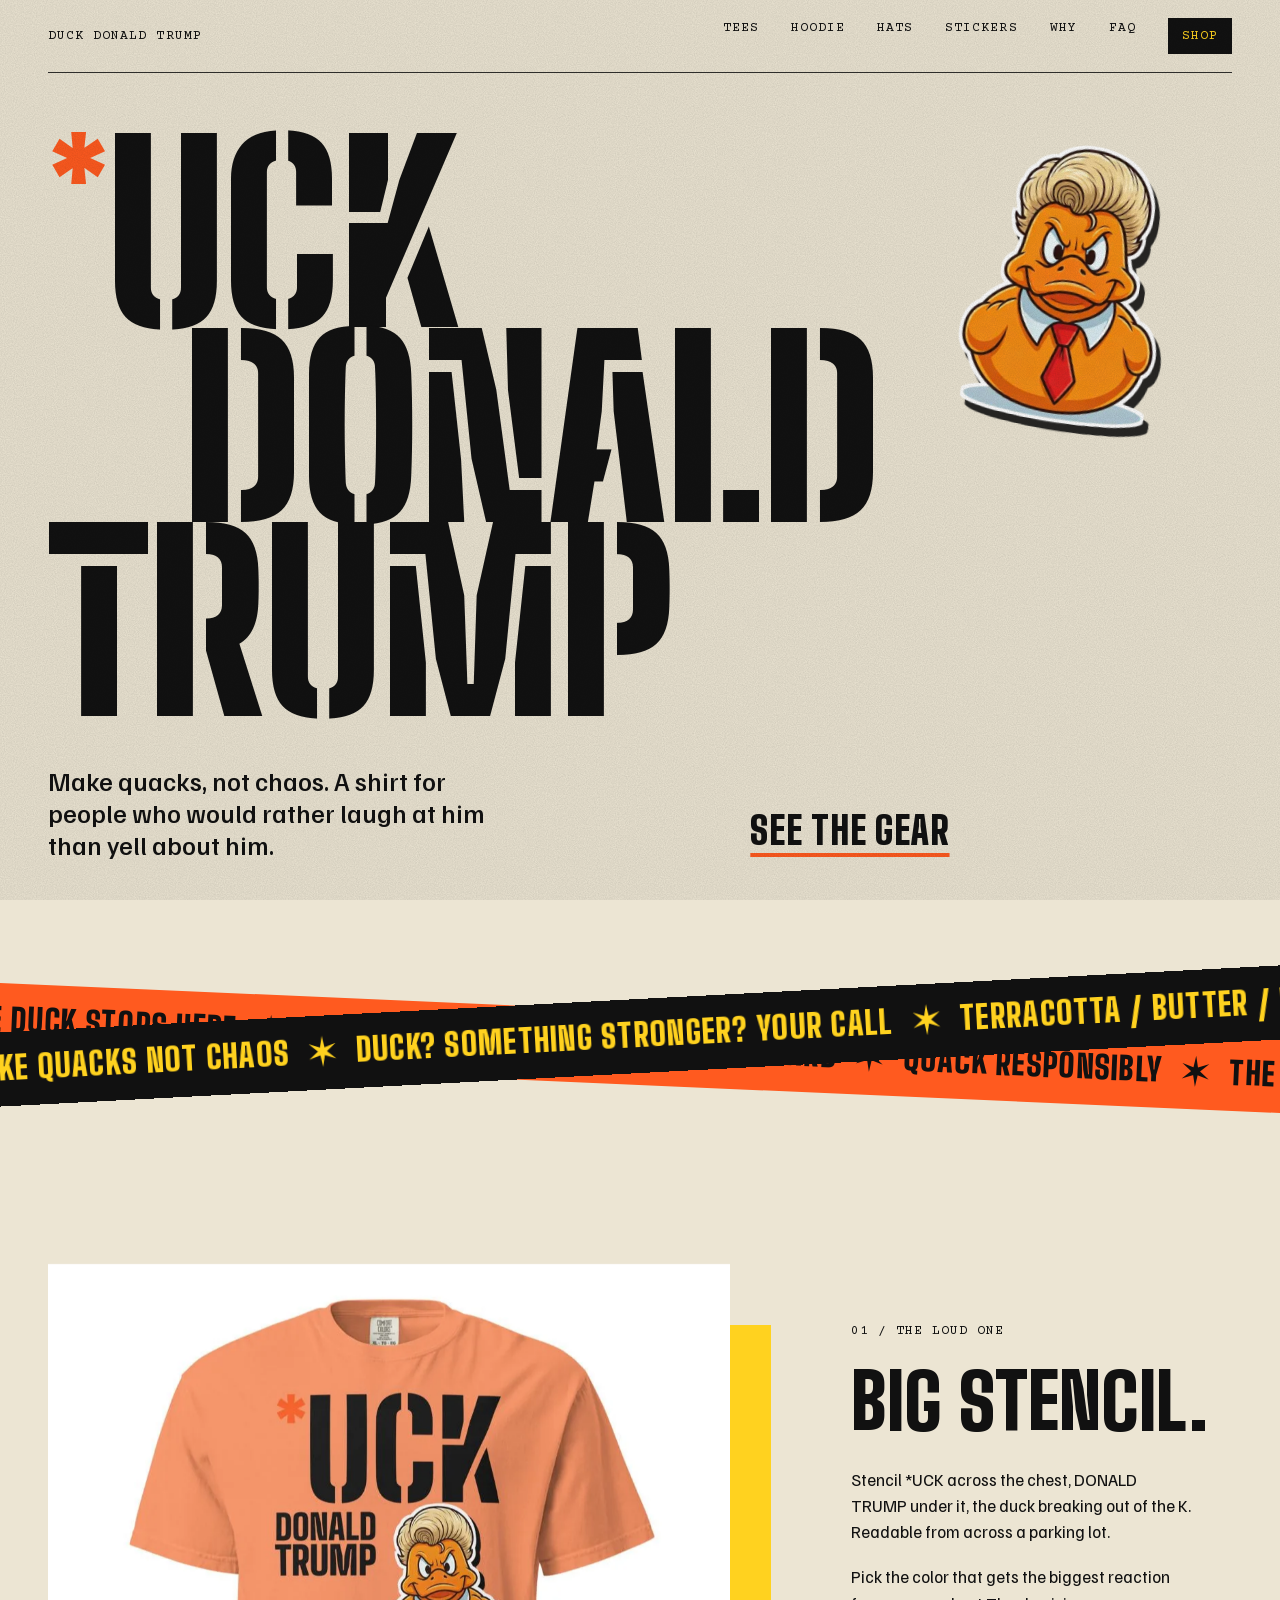
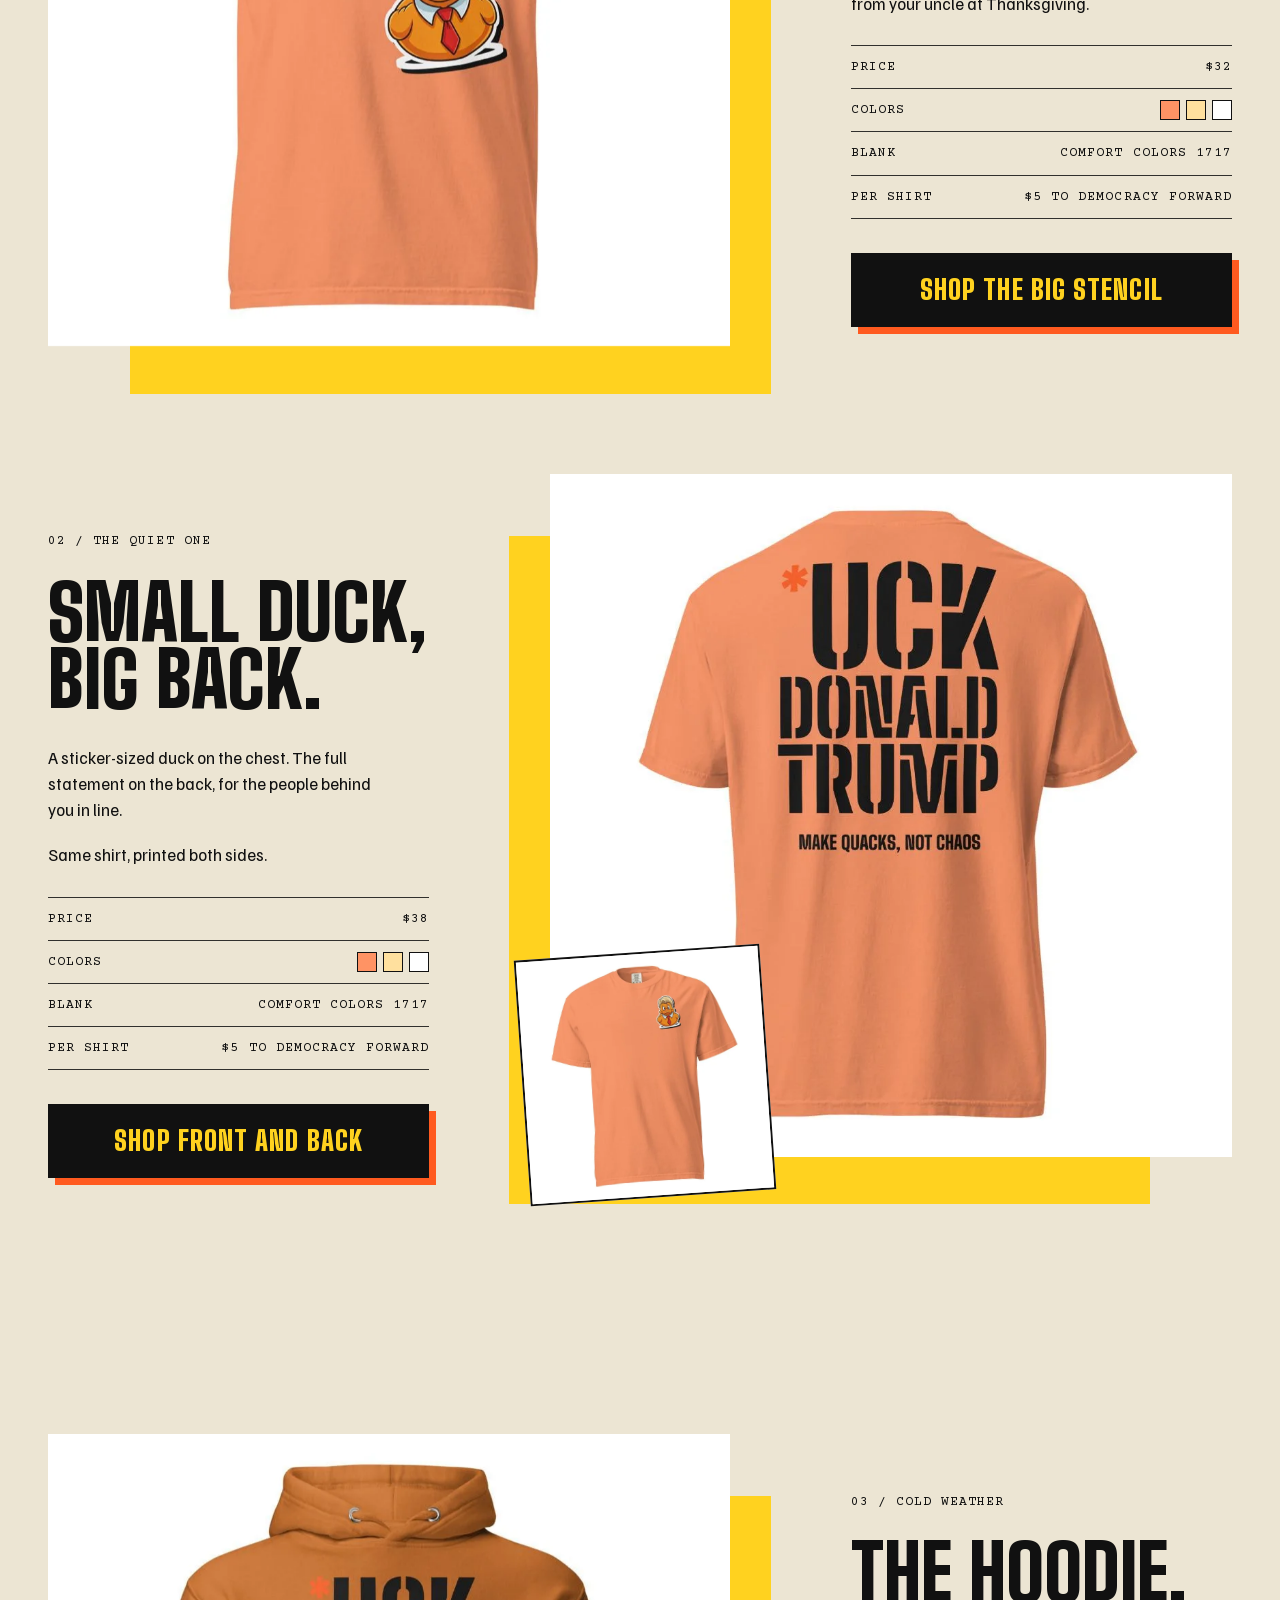
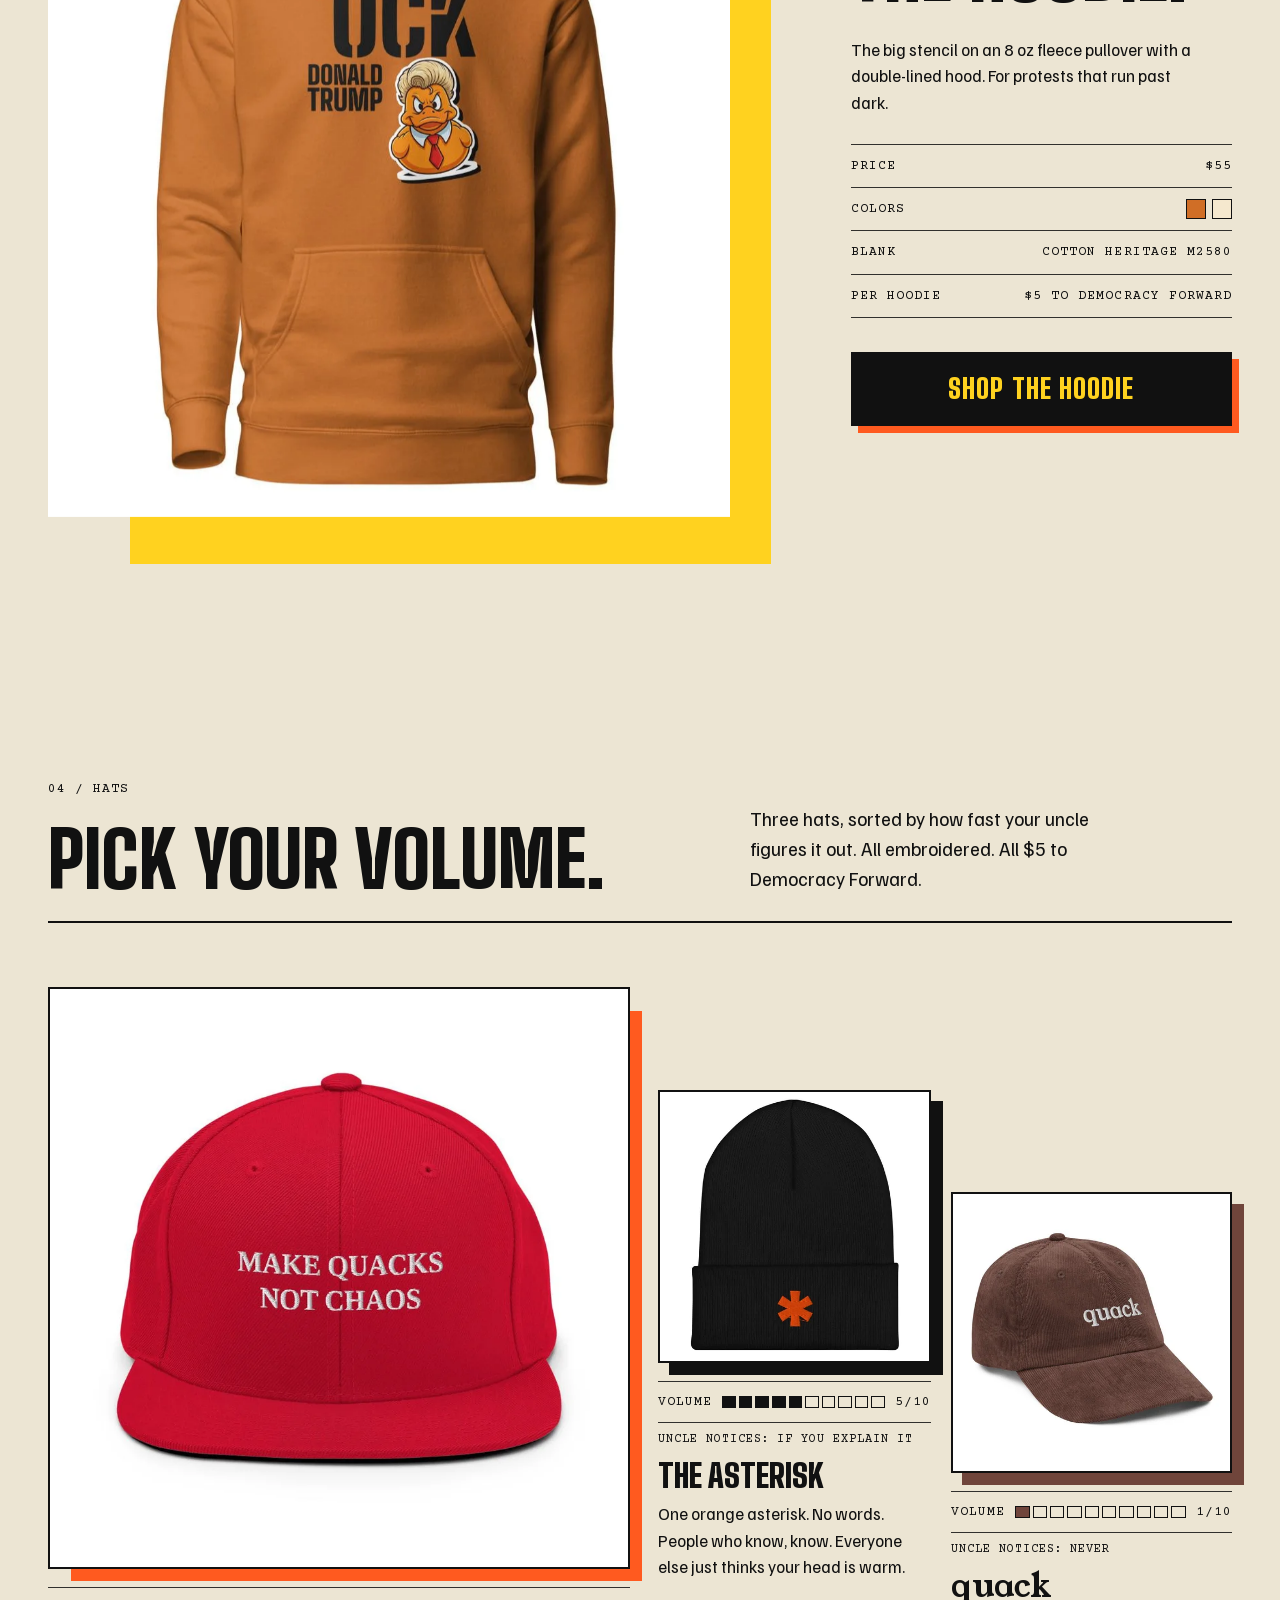
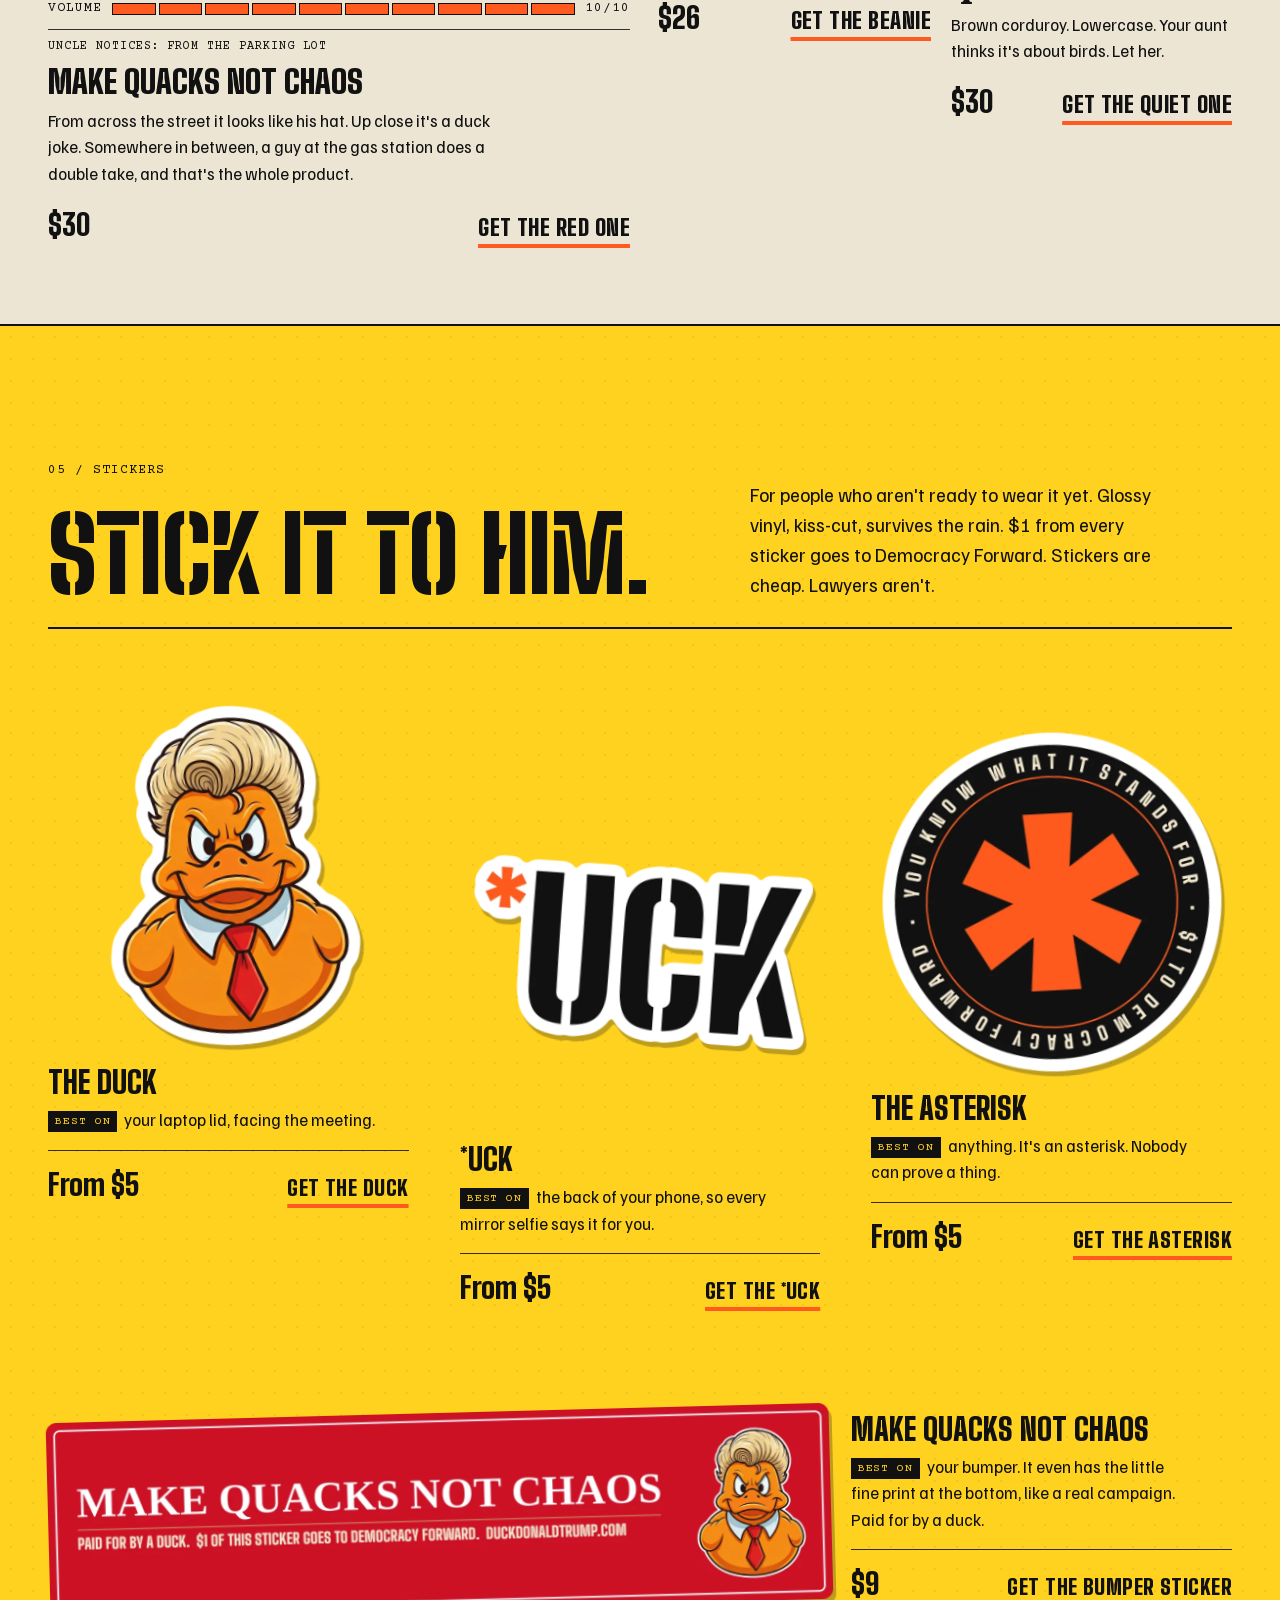
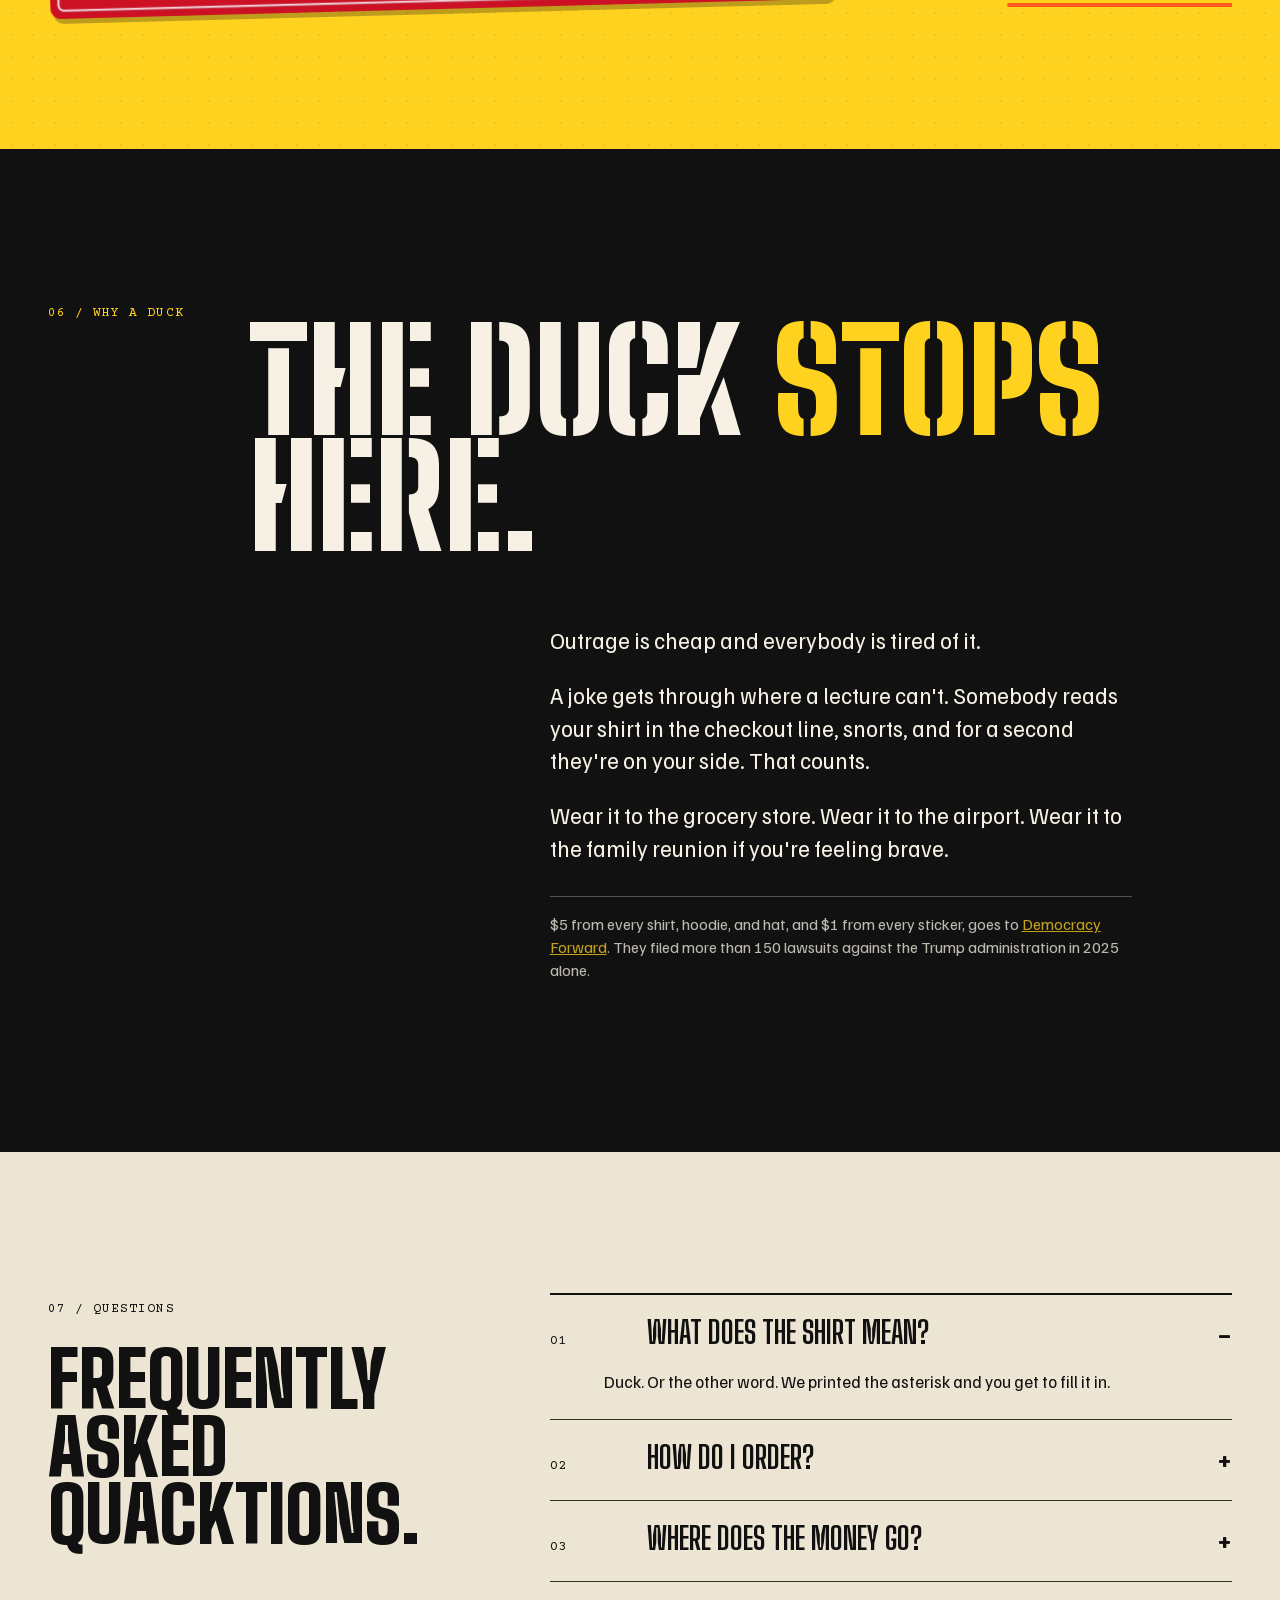
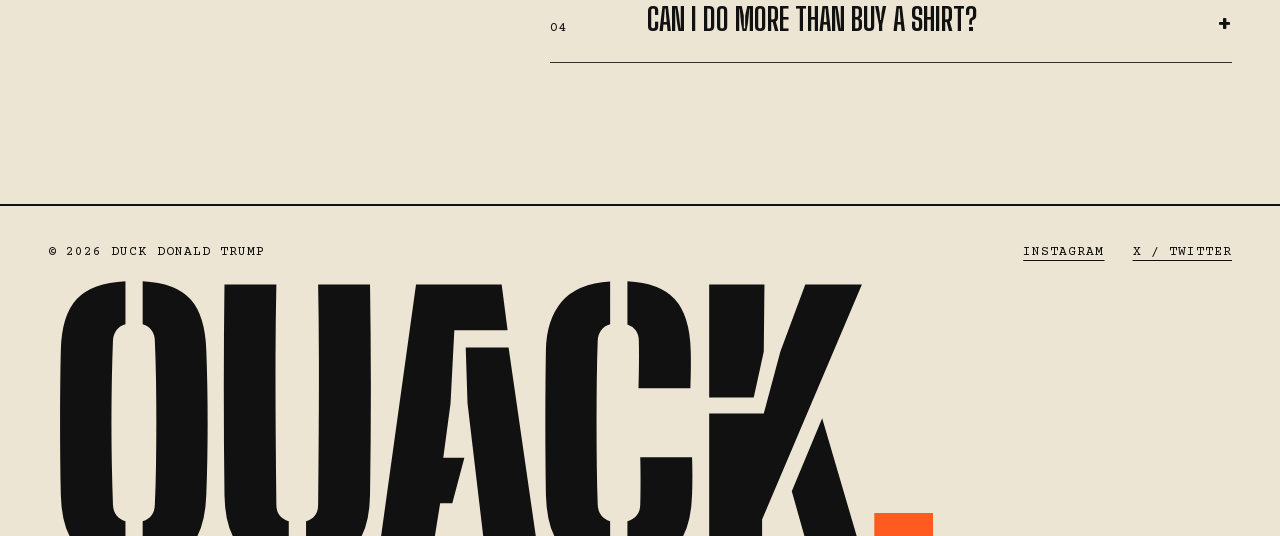
<file: index.html>
<!doctype html>
<html lang="en">
<head>
<meta charset="utf-8">
<meta name="viewport" content="width=device-width, initial-scale=1">
<title>*uck Donald Trump T-Shirt | $5 a Shirt to Democracy Forward</title>
<meta name="description" content="The *uck Donald Trump tee: a rubber duck with a very specific haircut on a heavyweight Comfort Colors shirt. Tees, a hoodie, hats, and stickers. $5 from every shirt, hoodie, and hat, and $1 from every sticker, goes to Democracy Forward.">
<meta name="author" content="Duck Donald Trump">
<meta name="robots" content="index, follow, max-image-preview:large">
<link rel="canonical" href="https://duckdonaldtrump.com/">
<meta property="og:type" content="website">
<meta property="og:site_name" content="Duck Donald Trump">
<meta property="og:url" content="https://duckdonaldtrump.com/">
<meta property="og:title" content="*uck Donald Trump">
<meta property="og:description" content="Make quacks, not chaos. Tees, a hoodie, hats, and stickers. Every sale sends money to Democracy Forward.">
<meta property="og:image" content="https://duckdonaldtrump.com/images/og-duck-shirts.jpg">
<meta property="og:image:width" content="1200">
<meta property="og:image:height" content="630">
<meta property="og:image:alt" content="The two *uck Donald Trump duck tees, front and back">
<meta property="og:locale" content="en_US">
<meta name="twitter:card" content="summary_large_image">
<meta name="twitter:site" content="@_uckTrump">
<meta name="twitter:title" content="*uck Donald Trump">
<meta name="twitter:description" content="Make quacks, not chaos. Tees, a hoodie, hats, and stickers. Every sale sends money to Democracy Forward.">
<meta name="twitter:image" content="https://duckdonaldtrump.com/images/og-duck-shirts.jpg">
<meta name="twitter:image:alt" content="The two *uck Donald Trump duck tees, front and back">
<link rel="icon" type="image/png" sizes="48x48" href="images/favicon-48.png">
<link rel="apple-touch-icon" href="images/apple-touch-icon.png">
<meta name="theme-color" content="#111111">
<link rel="preload" href="fonts/big-shoulders-stencil-display.woff2" as="font" type="font/woff2" crossorigin>
<link rel="preload" href="images/duck-logo.webp" as="image" type="image/webp">

<script type="application/ld+json">
{
  "@context": "https://schema.org",
  "@graph": [
    {
      "@type": "Organization",
      "@id": "https://duckdonaldtrump.com/#org",
      "name": "Duck Donald Trump",
      "url": "https://duckdonaldtrump.com/",
      "logo": "https://duckdonaldtrump.com/images/duck-logo.webp",
      "sameAs": ["https://www.instagram.com/_uckdonaldtrump", "https://x.com/_uckTrump"]
    },
    {
      "@type": "WebSite",
      "@id": "https://duckdonaldtrump.com/#site",
      "url": "https://duckdonaldtrump.com/",
      "name": "Duck Donald Trump",
      "publisher": {"@id": "https://duckdonaldtrump.com/#org"},
      "inLanguage": "en-US"
    },
    {
      "@type": "Product",
      "name": "*uck Donald Trump Tee (Big Stencil)",
      "image": "https://duckdonaldtrump.com/images/tee-big-stencil-front-1000.webp",
      "description": "Heavyweight Comfort Colors 1717 tee with a large stencil *UCK, DONALD TRUMP, and the duck with the orange combover. Terracotta, Butter, or White. $5 from every shirt goes to Democracy Forward Foundation.",
      "brand": {"@id": "https://duckdonaldtrump.com/#org"},
      "color": "Terracotta, Butter, White",
      "material": "100% ring-spun cotton",
      "offers": {"@type": "Offer", "url": "https://duckdonaldtrump.printful.me/product/unisex-garment-dyed-heavyweight-t-shirt", "price": "32.00", "priceCurrency": "USD", "availability": "https://schema.org/InStock", "itemCondition": "https://schema.org/NewCondition"}
    },
    {
      "@type": "Product",
      "name": "*uck Donald Trump Tee (Front and Back)",
      "image": "https://duckdonaldtrump.com/images/tee-front-back-back-1000.webp",
      "description": "Heavyweight Comfort Colors 1717 tee with a small duck on the left chest and *UCK DONALD TRUMP stacked in stencil on the back. Terracotta, Butter, or White. $5 from every shirt goes to Democracy Forward Foundation.",
      "brand": {"@id": "https://duckdonaldtrump.com/#org"},
      "color": "Terracotta, Butter, White",
      "material": "100% ring-spun cotton",
      "offers": {"@type": "Offer", "url": "https://duckdonaldtrump.printful.me/product/uck-donald-trump-tee-front-and-back", "price": "38.00", "priceCurrency": "USD", "availability": "https://schema.org/InStock", "itemCondition": "https://schema.org/NewCondition"}
    },
    {
      "@type": "Product",
      "name": "*uck Donald Trump Hoodie",
      "image": "https://duckdonaldtrump.com/images/hoodie-front-1000.webp",
      "description": "Cotton Heritage M2580 premium pullover hoodie with the stencil *UCK DONALD TRUMP print and the duck with the orange combover. Adobe or Bone. $5 from every hoodie goes to Democracy Forward Foundation.",
      "brand": {"@id": "https://duckdonaldtrump.com/#org"},
      "color": "Adobe, Bone",
      "offers": {"@type": "Offer", "url": "https://duckdonaldtrump.printful.me/product/uck-donald-trump-hoodie", "price": "55.00", "priceCurrency": "USD", "availability": "https://schema.org/InStock", "itemCondition": "https://schema.org/NewCondition"}
    },
    {
      "@type": "Product",
      "name": "Make Quacks Not Chaos Snapback",
      "image": "https://duckdonaldtrump.com/images/hat-snapback-900.webp",
      "description": "Red flat-bill snapback with MAKE QUACKS NOT CHAOS embroidered in white. $5 from every hat goes to Democracy Forward Foundation.",
      "brand": {"@id": "https://duckdonaldtrump.com/#org"},
      "color": "Red",
      "offers": {"@type": "Offer", "url": "https://duckdonaldtrump.printful.me/product/make-quacks-not-chaos-snapback", "price": "30.00", "priceCurrency": "USD", "availability": "https://schema.org/InStock", "itemCondition": "https://schema.org/NewCondition"}
    },
    {
      "@type": "Product",
      "name": "Asterisk Beanie",
      "image": "https://duckdonaldtrump.com/images/hat-beanie-900.webp",
      "description": "Black cuffed knit beanie with one orange asterisk embroidered on the cuff. $5 from every hat goes to Democracy Forward Foundation.",
      "brand": {"@id": "https://duckdonaldtrump.com/#org"},
      "color": "Black",
      "offers": {"@type": "Offer", "url": "https://duckdonaldtrump.printful.me/product/asterisk-beanie", "price": "26.00", "priceCurrency": "USD", "availability": "https://schema.org/InStock", "itemCondition": "https://schema.org/NewCondition"}
    },
    {
      "@type": "Product",
      "name": "Quack Corduroy Dad Hat",
      "image": "https://duckdonaldtrump.com/images/hat-corduroy-900.webp",
      "description": "Brown corduroy dad hat with quack embroidered in white lowercase serif. $5 from every hat goes to Democracy Forward Foundation.",
      "brand": {"@id": "https://duckdonaldtrump.com/#org"},
      "color": "Brown",
      "offers": {"@type": "Offer", "url": "https://duckdonaldtrump.printful.me/product/quack-corduroy-dad-hat", "price": "30.00", "priceCurrency": "USD", "availability": "https://schema.org/InStock", "itemCondition": "https://schema.org/NewCondition"}
    },
    {
      "@type": "Product",
      "name": "The Duck Sticker",
      "image": "https://duckdonaldtrump.com/images/sticker-duck-720.webp",
      "description": "Kiss-cut glossy vinyl sticker of the cartoon duck with the blond combover and red tie. 3, 4, or 5.5 inches. $1 from every sticker goes to Democracy Forward Foundation.",
      "brand": {"@id": "https://duckdonaldtrump.com/#org"},
      "offers": {"@type": "AggregateOffer", "url": "https://duckdonaldtrump.printful.me/product/the-duck-sticker", "lowPrice": "5.00", "highPrice": "7.00", "offerCount": "3", "priceCurrency": "USD", "availability": "https://schema.org/InStock", "itemCondition": "https://schema.org/NewCondition"}
    },
    {
      "@type": "Product",
      "name": "The *UCK Sticker",
      "image": "https://duckdonaldtrump.com/images/sticker-uck-720.webp",
      "description": "Kiss-cut glossy vinyl sticker reading *UCK in black stencil with an orange asterisk. 3, 4, or 5.5 inches. $1 from every sticker goes to Democracy Forward Foundation.",
      "brand": {"@id": "https://duckdonaldtrump.com/#org"},
      "offers": {"@type": "AggregateOffer", "url": "https://duckdonaldtrump.printful.me/product/the-uck-sticker", "lowPrice": "5.00", "highPrice": "7.00", "offerCount": "3", "priceCurrency": "USD", "availability": "https://schema.org/InStock", "itemCondition": "https://schema.org/NewCondition"}
    },
    {
      "@type": "Product",
      "name": "The Asterisk Sticker",
      "image": "https://duckdonaldtrump.com/images/sticker-asterisk-720.webp",
      "description": "Round kiss-cut glossy vinyl sticker with a big orange asterisk on black. 3, 4, or 5.5 inches. $1 from every sticker goes to Democracy Forward Foundation.",
      "brand": {"@id": "https://duckdonaldtrump.com/#org"},
      "offers": {"@type": "AggregateOffer", "url": "https://duckdonaldtrump.printful.me/product/the-asterisk-sticker", "lowPrice": "5.00", "highPrice": "7.00", "offerCount": "3", "priceCurrency": "USD", "availability": "https://schema.org/InStock", "itemCondition": "https://schema.org/NewCondition"}
    },
    {
      "@type": "Product",
      "name": "Make Quacks Not Chaos Bumper Sticker",
      "image": "https://duckdonaldtrump.com/images/sticker-bumper-1600.webp",
      "description": "15 by 3.75 inch red kiss-cut vinyl bumper sticker reading MAKE QUACKS NOT CHAOS. $1 from every sticker goes to Democracy Forward Foundation.",
      "brand": {"@id": "https://duckdonaldtrump.com/#org"},
      "offers": {"@type": "Offer", "url": "https://duckdonaldtrump.printful.me/product/make-quacks-not-chaos-bumper-sticker", "price": "9.00", "priceCurrency": "USD", "availability": "https://schema.org/InStock", "itemCondition": "https://schema.org/NewCondition"}
    },
    {
      "@type": "FAQPage",
      "mainEntity": [
        {"@type": "Question", "name": "What does the shirt mean?", "acceptedAnswer": {"@type": "Answer", "text": "Duck. Or the other word. We printed the asterisk and you get to fill it in."}},
        {"@type": "Question", "name": "How do I order?", "acceptedAnswer": {"@type": "Answer", "text": "Hit Shop, choose your size and color, and check out. Printful handles payment, printing, and shipping."}},
        {"@type": "Question", "name": "Where does the money go?", "acceptedAnswer": {"@type": "Answer", "text": "$5 from every shirt, hoodie, and hat, and $1 from every sticker, goes to Democracy Forward Foundation, a 501(c)(3) legal nonprofit that takes the Trump administration to court when it breaks the law."}}
      ]
    }
  ]
}
</script>

<style>
@font-face{font-family:"Big Shoulders Stencil Display";font-weight:800 900;font-style:normal;font-display:swap;src:url(fonts/big-shoulders-stencil-display.woff2) format("woff2")}
@font-face{font-family:"Big Shoulders Display";font-weight:700 900;font-style:normal;font-display:swap;src:url(fonts/big-shoulders-display.woff2) format("woff2")}
@font-face{font-family:"Familjen Grotesk";font-weight:400 700;font-style:normal;font-display:swap;src:url(fonts/familjen-grotesk.woff2) format("woff2")}
@font-face{font-family:"Young Serif";font-weight:400;font-style:normal;font-display:swap;src:url(fonts/young-serif.woff2) format("woff2")}
@font-face{font-family:"Courier Prime";font-weight:400;font-style:normal;font-display:swap;src:url(fonts/courier-prime-400.woff2) format("woff2")}
@font-face{font-family:"Courier Prime";font-weight:700;font-style:normal;font-display:swap;src:url(fonts/courier-prime-700.woff2) format("woff2")}
:root{
  --ink:#111111;
  --paper:#ece5d3;
  --paper-2:#f6f1e4;
  --duck:#ffd21f;
  --hazard:#ff5a1f;
  --rule:rgba(17,17,17,.85);
  --stencil:"Big Shoulders Stencil Display", "Arial Narrow", sans-serif;
  --display:"Big Shoulders Display", "Arial Narrow", sans-serif;
  --body:"Familjen Grotesk", "Helvetica Neue", Arial, sans-serif;
  --mono:"Courier Prime", "Courier New", monospace;
}
*,*::before,*::after{box-sizing:border-box}
html{scroll-behavior:smooth;overflow-x:clip}
body{
  margin:0;
  background:var(--paper);
  color:var(--ink);
  font-family:var(--body);
  font-size:1.0625rem;
  line-height:1.55;
  overflow-x:clip;
}
/* paper grain over everything */
body::after{
  content:"";
  position:fixed; inset:0;
  pointer-events:none;
  z-index:100;
  opacity:.22;
  mix-blend-mode:multiply;
  background-image:url("data:image/svg+xml,%3Csvg xmlns='http://www.w3.org/2000/svg' width='220' height='220'%3E%3Cfilter id='n'%3E%3CfeTurbulence type='fractalNoise' baseFrequency='.9' numOctaves='3' stitchTiles='stitch'/%3E%3CfeColorMatrix values='0 0 0 0 0 0 0 0 0 0 0 0 0 0 0 0 0 0 .55 0'/%3E%3C/filter%3E%3Crect width='100%25' height='100%25' filter='url(%23n)'/%3E%3C/svg%3E");
}
img{max-width:100%;height:auto;display:block}
a{color:inherit}
:focus-visible{outline:3px solid var(--hazard);outline-offset:3px}

.wrap{max-width:1320px;margin:0 auto;padding:0 clamp(16px,4vw,48px)}
.label{
  font-family:var(--mono);
  font-size:.8125rem;
  letter-spacing:.08em;
  text-transform:uppercase;
}

/* ---------- top bar ---------- */
.bar{
  display:flex;justify-content:space-between;align-items:center;
  padding:18px 0;
  border-bottom:1px solid var(--rule);
}
.bar a{text-decoration:none}
.bar nav{display:flex;gap:clamp(14px,3vw,32px)}
.bar nav a:hover{text-decoration:underline;text-underline-offset:4px}
.bar .shop{background:var(--ink);color:var(--duck);padding:8px 14px}
.bar .shop:hover{background:var(--hazard);color:var(--ink);text-decoration:none}
@media (max-width:620px){ .bar nav a:not(.shop){display:none} }

/* ---------- hero ---------- */
.hero{position:relative;padding-top:clamp(28px,5vw,64px)}
.hero-grid{display:grid;grid-template-columns:repeat(12,1fr);gap:0 20px;align-items:end}
.hero h1{
  grid-column:1 / span 10;
  margin:0;
  font-family:var(--stencil);
  font-weight:900;
  text-transform:uppercase;
  line-height:.8;
  letter-spacing:-.01em;
  font-size:clamp(5.2rem,19vw,17.5rem);
}
.hero h1 span{display:block}
.hero h1 .ast{display:inline;color:var(--hazard)}
.hero h1 .indent{padding-left:.55em}
.hero-grid{position:relative}
.sticker{
  position:absolute;right:0;top:-10px;
  width:min(26vw,320px);
  transform:rotate(9deg);
  filter:
    drop-shadow(3px 0 0 #fff) drop-shadow(-3px 0 0 #fff)
    drop-shadow(0 3px 0 #fff) drop-shadow(0 -3px 0 #fff)
    drop-shadow(6px 8px 0 rgba(17,17,17,.9));
  z-index:2;
}
.hero-foot{
  display:grid;grid-template-columns:repeat(12,1fr);gap:20px;
  margin-top:clamp(24px,4vw,44px);
  padding-bottom:clamp(64px,9vw,120px);
}
.hero-foot p{grid-column:1 / span 5;margin:0;font-size:clamp(1.25rem,2.2vw,1.6rem);line-height:1.25;font-weight:500}
.hero-foot .go{grid-column:8 / span 5;align-self:end;justify-self:start}
.go{
  font-family:var(--display);font-weight:900;text-transform:uppercase;
  font-size:clamp(1.6rem,3vw,2.4rem);letter-spacing:.02em;
  text-decoration:underline;text-decoration-thickness:4px;text-underline-offset:8px;
  text-decoration-color:var(--hazard);
}
.go:hover{text-decoration-color:var(--ink)}
@media (max-width:760px){
  .hero-grid{display:block;position:relative}
  .hero h1{position:relative;z-index:1;font-size:clamp(4.6rem,24vw,9rem)}
  .sticker{position:absolute;right:4px;top:-22px;width:27vw;transform:rotate(9deg)}
  .hero-foot p,.hero-foot .go{grid-column:1 / -1}
}

/* ---------- tape ---------- */
.tape-zone{position:relative;height:clamp(130px,16vw,190px);margin:-30px 0 0;overflow:hidden}
.tape{
  position:absolute;left:-5%;width:110%;
  white-space:nowrap;overflow:hidden;
  font-family:var(--display);font-weight:900;text-transform:uppercase;
  font-size:clamp(1.3rem,2.6vw,2rem);letter-spacing:.04em;
  padding:12px 0;
}
.tape.a{top:28%;background:var(--ink);color:var(--duck);transform:rotate(-3deg);z-index:2}
.tape.b{top:34%;background:var(--hazard);color:var(--ink);transform:rotate(2.5deg)}
.tape .track{display:inline-block;animation:run 38s linear infinite}
.tape.b .track{animation-direction:reverse;animation-duration:46s}
.tape i{font-style:normal;padding:0 .6em}
@keyframes run{from{transform:translateX(0)}to{transform:translateX(-50%)}}

/* ---------- product ---------- */
.product{padding-block:clamp(70px,10vw,140px)}
.p-grid{display:grid;grid-template-columns:repeat(12,1fr);gap:0 20px}
.p-img{grid-column:1 / span 7;position:relative;align-self:start}
.p-img::before{
  content:"";position:absolute;
  inset:9% -6% -7% 12%;
  background:var(--duck);
  z-index:0;
}
.p-img img{position:relative;z-index:1;width:100%}
.p-copy{grid-column:9 / span 4;padding-top:clamp(0px,4vw,60px)}
.p-copy h2,.faq h2{
  font-family:var(--display);font-weight:900;text-transform:uppercase;
  line-height:.88;margin:.35em 0 .4em;
  font-size:clamp(3rem,6vw,5.5rem);
}
.p-copy p{margin:0 0 1.1em;max-width:34ch}
.specs{list-style:none;margin:28px 0 34px;padding:0;border-top:1px solid var(--rule)}
.specs li{display:flex;justify-content:space-between;gap:16px;padding:11px 0;border-bottom:1px solid var(--rule)}
.swatches{display:flex;gap:6px}
.swatches b{width:20px;height:20px;border:1px solid var(--ink);display:inline-block}
.product--flip{padding-top:0}
.product--flip .p-img{grid-column:6 / span 7}
.product--flip .p-copy{grid-column:1 / span 4;grid-row:1}
.product--flip .p-img::before{inset:9% 12% -7% -6%}
.p-inset{position:absolute;z-index:2;left:-4%;bottom:-6%;width:36%;border:2px solid var(--ink);background:#fff;transform:rotate(-4deg)}
.p-inset img{width:100%}
.block-link{
  display:block;text-align:center;text-decoration:none;
  background:var(--ink);color:var(--duck);
  font-family:var(--display);font-weight:900;text-transform:uppercase;
  font-size:1.7rem;letter-spacing:.04em;padding:16px 20px;
  box-shadow:7px 7px 0 var(--hazard);
  transition:transform .12s ease, box-shadow .12s ease;
}
.block-link:hover{transform:translate(3px,3px);box-shadow:4px 4px 0 var(--hazard)}
.block-link:active{transform:translate(7px,7px);box-shadow:0 0 0 var(--hazard)}
@media (max-width:860px){
  .p-img,.p-copy{grid-column:1 / -1}
  .product--flip .p-img{grid-column:1 / -1}
  .product--flip .p-copy{grid-column:1 / -1;grid-row:auto}
  .product--flip .p-img::before{inset:8% 10% -5% 0}
  .p-img::before{inset:8% 0 -5% 10%}
  .p-copy{padding-top:56px}
}

/* ---------- hats ---------- */
.hats{padding-block:clamp(70px,10vw,140px) clamp(40px,6vw,80px)}
.hats-head{display:grid;grid-template-columns:repeat(12,1fr);gap:20px;align-items:end;border-bottom:2px solid var(--ink);padding-bottom:28px;margin-bottom:clamp(36px,5vw,64px)}
.hats-head>div{grid-column:1 / span 6}
.hats-head h2{font-family:var(--display);font-weight:900;text-transform:uppercase;line-height:.88;margin:.35em 0 0;font-size:clamp(3rem,6vw,5.5rem)}
.hats-head p{grid-column:8 / span 5;margin:0;font-size:clamp(1.05rem,1.5vw,1.25rem);max-width:36ch}
.hat-grid{display:grid;grid-template-columns:repeat(12,1fr);gap:clamp(28px,3vw,44px) 20px;align-items:start}
.hat--loud{grid-column:1 / span 6}
.hat--mid{grid-column:7 / span 3;padding-left:8px;margin-top:clamp(0px,8vw,120px)}
.hat--quiet{grid-column:10 / span 3;margin-top:clamp(0px,16vw,240px)}
.hat-img{display:block;position:relative;margin-bottom:18px}
.hat-img::before{content:"";position:absolute;inset:4% -12px -12px 4%;z-index:0}
.hat--loud .hat-img::before{background:var(--hazard)}
.hat--mid .hat-img::before{background:var(--ink)}
.hat--quiet .hat-img::before{background:#70453b}
.hat-img picture,.hat-img img{position:relative;z-index:1;display:block;width:100%;border:1px solid var(--ink)}
.hat-img:hover img{transform:translate(-3px,-3px)}
.hat-img img{transition:transform .15s ease}
.hat h3{font-family:var(--display);font-weight:900;text-transform:uppercase;font-size:clamp(1.6rem,2.6vw,2.4rem);line-height:.95;margin:10px 0 10px}
.hat--quiet h3{text-transform:none;font-family:"Young Serif",Georgia,serif;font-weight:400}
.hat p{margin:0 0 16px}
.hat--loud p{max-width:46ch}
.vol{display:flex;align-items:center;gap:10px;padding:10px 0;border-top:1px solid var(--rule);border-bottom:1px solid var(--rule)}
.vol .cells{display:flex;gap:3px;flex:1}
.vol i{display:block;height:12px;flex:1;border:1px solid var(--ink);background:transparent}
.vol i.on{background:var(--hazard)}
.hat--mid .vol i.on{background:var(--ink)}
.hat--quiet .vol i.on{background:#70453b}
.notice{margin:8px 0 0 !important;font-size:.75rem}
.hat-buy{display:flex;align-items:baseline;justify-content:space-between;gap:16px;flex-wrap:wrap}
.price{font-family:var(--display);font-weight:900;font-size:1.8rem}
.hat .go{font-size:clamp(1.2rem,1.8vw,1.5rem)}
@media (max-width:860px){
  .hats-head>div,.hats-head p{grid-column:1 / -1}
  .hat--loud,.hat--mid,.hat--quiet{grid-column:1 / -1;margin-top:0}
}
@media (prefers-reduced-motion:reduce){.hat-img img{transition:none}}
/* ---------- stickers ---------- */
.stickers{background:var(--duck);border-top:2px solid var(--ink);padding-block:clamp(70px,10vw,140px) clamp(80px,11vw,150px);position:relative;overflow:hidden}
.stickers::before{content:"";position:absolute;inset:0;pointer-events:none;opacity:.5;
  background-image:radial-gradient(rgba(17,17,17,.13) 1.2px,transparent 1.4px);background-size:22px 22px}
.stickers .wrap{position:relative}
.stk-head{display:grid;grid-template-columns:repeat(12,1fr);gap:20px;align-items:end;border-bottom:2px solid var(--ink);padding-bottom:28px;margin-bottom:clamp(40px,6vw,80px)}
.stk-head>div{grid-column:1 / span 7}
.stk-head h2{font-family:var(--stencil);font-weight:900;text-transform:uppercase;line-height:.86;margin:.3em 0 0;font-size:clamp(3.2rem,8vw,7.5rem);letter-spacing:-.01em}
.stk-head p{grid-column:8 / span 5;margin:0;font-size:clamp(1.05rem,1.5vw,1.2rem);max-width:38ch}
.stk-wall{display:grid;grid-template-columns:repeat(3,1fr);gap:clamp(40px,5vw,72px) clamp(24px,4vw,56px);align-items:start}
.stk--uck{margin-top:clamp(0px,6vw,90px)}
.stk--ast{margin-top:clamp(0px,2vw,30px)}
.stk-img{display:block;transform:rotate(var(--tilt));transition:transform .18s ease,filter .18s ease;
  filter:drop-shadow(3px 5px 0 rgba(17,17,17,.28));margin:0 auto 22px;max-width:340px}
.stk-img:hover,.stk-img:focus-visible{transform:rotate(0deg) translateY(-6px) scale(1.03);filter:drop-shadow(8px 14px 0 rgba(17,17,17,.3))}
.stk h3{font-family:var(--display);font-weight:900;text-transform:uppercase;font-size:clamp(1.6rem,2.4vw,2.2rem);line-height:.95;margin:0 0 10px}
.stk .best{margin:0 0 16px;max-width:34ch}
.stk .best .label{display:inline-block;background:var(--ink);color:var(--duck);padding:2px 7px 1px;margin-right:4px;font-size:.72rem;vertical-align:2px}
.stk-buy{display:flex;align-items:baseline;justify-content:space-between;gap:16px;flex-wrap:wrap;border-top:1px solid var(--rule);padding-top:12px}
.stk .go{font-size:clamp(1.15rem,1.7vw,1.4rem)}
.stk--bump{grid-column:1 / -1;display:grid;grid-template-columns:repeat(12,1fr);gap:20px;align-items:center;margin-top:clamp(10px,3vw,40px)}
.stk--bump .stk-img{grid-column:1 / span 8;max-width:none;margin:0}
.stk-bump-copy{grid-column:9 / span 4}
@media (max-width:860px){
  .stk-head>div,.stk-head p{grid-column:1 / -1}
  .stk-wall{grid-template-columns:1fr 1fr}
  .stk--uck,.stk--ast{margin-top:0}
  .stk--ast{grid-column:1 / -1;max-width:50%;justify-self:center}
  .stk--bump .stk-img,.stk-bump-copy{grid-column:1 / -1}
}
@media (max-width:560px){
  .stk-wall{grid-template-columns:1fr}
  .stk--ast{max-width:none}
  .stk-img{max-width:78%}
  .stk--uck .stk-img{margin-left:auto;margin-right:0}
  .stk--duck .stk-img{margin-left:0}
}
@media (prefers-reduced-motion:reduce){.stk-img{transition:none}}
/* ---------- manifesto ---------- */
.manifesto{background:var(--ink);color:var(--paper-2);padding:clamp(80px,12vw,170px) 0}
.m-grid{display:grid;grid-template-columns:repeat(12,1fr);gap:0 20px}
.manifesto .label{grid-column:1 / span 3;color:var(--duck)}
.manifesto h2{
  grid-column:3 / span 10;margin:0 0 .5em;
  font-family:var(--stencil);font-weight:900;text-transform:uppercase;
  font-size:clamp(3.6rem,11vw,10rem);line-height:.82;
}
.manifesto h2 em{font-style:normal;color:var(--duck)}
.m-body{grid-column:6 / span 6;font-size:clamp(1.15rem,1.8vw,1.4rem);line-height:1.45}
.m-body p{margin:0 0 1em}
.m-body .small a{color:var(--duck)}
.m-body .small{font-size:1rem;opacity:.75;border-top:1px solid rgba(246,241,228,.4);padding-top:1em;margin-top:2em}
@media (max-width:860px){
  .manifesto .label,.manifesto h2,.m-body{grid-column:1 / -1}
  .manifesto .label{margin-bottom:18px}
}

/* ---------- faq ---------- */
.faq{padding-block:clamp(80px,11vw,150px)}
.f-grid{display:grid;grid-template-columns:repeat(12,1fr);gap:0 20px}
.f-head{grid-column:1 / span 4}
.f-head .inner{position:sticky;top:30px}
.f-list{grid-column:6 / span 7;border-top:2px solid var(--ink)}
details{border-bottom:1px solid var(--rule)}
summary{
  list-style:none;cursor:pointer;
  display:grid;grid-template-columns:3.2em 1fr 1.4em;align-items:baseline;
  padding:22px 0;
  font-family:var(--display);font-weight:700;text-transform:uppercase;
  font-size:clamp(1.4rem,2.4vw,1.9rem);line-height:1.05;
}
summary::-webkit-details-marker{display:none}
summary .n{font-family:var(--mono);font-size:.85rem;font-weight:400}
summary::after{content:"+";font-family:var(--mono);font-size:1.6rem;text-align:right}
details[open] summary::after{content:"\2013"}
summary:hover{color:var(--hazard)}
details p{margin:-6px 0 24px 3.2em;max-width:52ch}
@media (max-width:860px){
  .f-head,.f-list{grid-column:1 / -1}
}

/* ---------- footer ---------- */
footer{border-top:2px solid var(--ink);padding:36px 0 0;overflow:hidden}
.f-row{display:flex;flex-wrap:wrap;justify-content:space-between;gap:16px 40px}
.socials{display:flex;gap:28px}
.socials a{text-underline-offset:5px}
.socials a:hover{color:var(--hazard)}
.huge{
  font-family:var(--stencil);font-weight:900;text-transform:uppercase;
  font-size:clamp(5rem,27vw,26rem);line-height:.78;
  margin:32px 0 -.08em;letter-spacing:-.02em;
  color:var(--ink);white-space:nowrap;
}
.huge b{color:var(--hazard)}

@media (prefers-reduced-motion:reduce){
  html{scroll-behavior:auto}
  .tape .track{animation:none}
  .block-link{transition:none}
}
</style>
</head>
<body>

<header class="wrap">
  <div class="bar">
    <a href="#top" class="label">Duck Donald Trump</a>
    <nav class="label">
      <a href="#shirt">Tees</a>
      <a href="#hoodie">Hoodie</a>
      <a href="#hats">Hats</a>
      <a href="#stickers">Stickers</a>
      <a href="#why">Why</a>
      <a href="#faq">FAQ</a>
      <a class="shop" href="https://duckdonaldtrump.printful.me/">Shop</a>
    </nav>
  </div>
</header>

<main id="top">

  <section class="hero wrap">
    <div class="hero-grid">
      <h1 aria-label="*uck Donald Trump">
        <span><span class="ast">*</span>UCK</span>
        <span class="indent">DONALD</span>
        <span>TRUMP</span>
      </h1>
      <img class="sticker" src="images/duck-logo.webp" alt="Rubber duck with a familiar orange combover and a red tie" width="420" height="420" fetchpriority="high">
    </div>
    <div class="hero-foot">
      <p>Make quacks, not chaos. A shirt for people who would rather laugh at him than yell about him.</p>
      <a class="go" href="#shirt">See the gear</a>
    </div>
  </section>

  <div class="tape-zone" aria-hidden="true">
    <div class="tape a"><div class="track">
      <i>Make quacks not chaos</i>✶<i>Duck? Something stronger? Your call</i>✶<i>Terracotta / Butter / White</i>✶<i>Make quacks not chaos</i>✶<i>Duck? Something stronger? Your call</i>✶<i>Terracotta / Butter / White</i>✶
    </div></div>
    <div class="tape b"><div class="track">
      <i>The duck stops here</i>✶<i>Every sale funds Democracy Forward</i>✶<i>Quack responsibly</i>✶<i>The duck stops here</i>✶<i>Every sale funds Democracy Forward</i>✶<i>Quack responsibly</i>✶
    </div></div>
  </div>

  <section class="product wrap" id="shirt">
    <div class="p-grid">
      <div class="p-img">
        <picture><source type="image/webp" srcset="images/tee-big-stencil-front-600.webp 600w, images/tee-big-stencil-front-1000.webp 1000w" sizes="(max-width: 860px) 100vw, 58vw"><img src="images/tee-big-stencil-front-1000.webp" alt="Terracotta heavyweight tee with a large stencil *UCK, DONALD TRUMP under it, and the duck sticker breaking out of the K" width="1000" height="1000" loading="lazy" decoding="async"></picture>
      </div>
      <div class="p-copy">
        <span class="label">01 / The loud one</span>
        <h2>Big stencil.</h2>
        <p>Stencil *UCK across the chest, DONALD TRUMP under it, the duck breaking out of the K. Readable from across a parking lot.</p>
        <p>Pick the color that gets the biggest reaction from your uncle at Thanksgiving.</p>
        <ul class="specs label">
          <li><span>Price</span><span>$32</span></li>
          <li><span>Colors</span><span class="swatches" aria-label="Terracotta, Butter, White"><b style="background:#ff9364"></b><b style="background:#ffe09e"></b><b style="background:#fff"></b></span></li>
          <li><span>Blank</span><span>Comfort Colors 1717</span></li>
          <li><span>Per shirt</span><span>$5 to Democracy Forward</span></li>
        </ul>
        <a class="block-link" href="https://duckdonaldtrump.printful.me/product/unisex-garment-dyed-heavyweight-t-shirt">Shop the big stencil</a>
      </div>
    </div>
  </section>

  <section class="product product--flip wrap" id="shirt-2">
    <div class="p-grid">
      <div class="p-img">
        <picture><source type="image/webp" srcset="images/tee-front-back-back-600.webp 600w, images/tee-front-back-back-1000.webp 1000w" sizes="(max-width: 860px) 100vw, 58vw"><img src="images/tee-front-back-back-1000.webp" alt="Back of a terracotta tee with *UCK DONALD TRUMP stacked in stencil and MAKE QUACKS, NOT CHAOS under it" width="1000" height="1000" loading="lazy" decoding="async"></picture>
        <picture class="p-inset"><source type="image/webp" srcset="images/tee-front-back-front-600.webp"><img src="images/tee-front-back-front-600.webp" alt="Front of the same tee with a small duck sticker on the left chest" width="600" height="600" loading="lazy" decoding="async"></picture>
      </div>
      <div class="p-copy">
        <span class="label">02 / The quiet one</span>
        <h2>Small duck, big back.</h2>
        <p>A sticker-sized duck on the chest. The full statement on the back, for the people behind you in line.</p>
        <p>Same shirt, printed both sides.</p>
        <ul class="specs label">
          <li><span>Price</span><span>$38</span></li>
          <li><span>Colors</span><span class="swatches" aria-label="Terracotta, Butter, White"><b style="background:#ff9364"></b><b style="background:#ffe09e"></b><b style="background:#fff"></b></span></li>
          <li><span>Blank</span><span>Comfort Colors 1717</span></li>
          <li><span>Per shirt</span><span>$5 to Democracy Forward</span></li>
        </ul>
        <a class="block-link" href="https://duckdonaldtrump.printful.me/product/uck-donald-trump-tee-front-and-back">Shop front and back</a>
      </div>
    </div>
  </section>

  <section class="product wrap" id="hoodie">
    <div class="p-grid">
      <div class="p-img">
        <picture><source type="image/webp" srcset="images/hoodie-front-600.webp 600w, images/hoodie-front-1000.webp 1000w" sizes="(max-width: 860px) 100vw, 58vw"><img src="images/hoodie-front-1000.webp" alt="Adobe orange pullover hoodie with the stencil *UCK DONALD TRUMP print and the duck sticker on the chest" width="1000" height="1000" loading="lazy" decoding="async"></picture>
      </div>
      <div class="p-copy">
        <span class="label">03 / Cold weather</span>
        <h2>The hoodie.</h2>
        <p>The big stencil on an 8 oz fleece pullover with a double-lined hood. For protests that run past dark.</p>
        <ul class="specs label">
          <li><span>Price</span><span>$55</span></li>
          <li><span>Colors</span><span class="swatches" aria-label="Adobe, Bone"><b style="background:#d06e26"></b><b style="background:#f5e8ce"></b></span></li>
          <li><span>Blank</span><span>Cotton Heritage M2580</span></li>
          <li><span>Per hoodie</span><span>$5 to Democracy Forward</span></li>
        </ul>
        <a class="block-link" href="https://duckdonaldtrump.printful.me/product/uck-donald-trump-hoodie">Shop the hoodie</a>
      </div>
    </div>
  </section>

  <section class="hats wrap" id="hats">
    <div class="hats-head">
      <div>
        <span class="label">04 / Hats</span>
        <h2>Pick your volume.</h2>
      </div>
      <p>Three hats, sorted by how fast your uncle figures it out. All embroidered. All $5 to Democracy Forward.</p>
    </div>
    <div class="hat-grid">
      <article class="hat hat--loud">
        <a class="hat-img" href="https://duckdonaldtrump.printful.me/product/make-quacks-not-chaos-snapback"><picture><source type="image/webp" srcset="images/hat-snapback-500.webp 500w, images/hat-snapback-900.webp 900w" sizes="(max-width: 860px) 100vw, 50vw"><img src="images/hat-snapback-900.webp" alt="Red snapback with MAKE QUACKS NOT CHAOS embroidered in white" width="900" height="900" loading="lazy" decoding="async"></picture></a>
        <div class="vol" role="img" aria-label="Volume 10 out of 10"><span class="label">Volume</span><span class="cells"><i class="on"></i><i class="on"></i><i class="on"></i><i class="on"></i><i class="on"></i><i class="on"></i><i class="on"></i><i class="on"></i><i class="on"></i><i class="on"></i></span><span class="label">10/10</span></div><p class="notice label">Uncle notices: from the parking lot</p>
        <h3>Make Quacks Not Chaos</h3>
        <p>From across the street it looks like his hat. Up close it's a duck joke. Somewhere in between, a guy at the gas station does a double take, and that's the whole product.</p>
        <div class="hat-buy"><span class="price">$30</span><a class="go" href="https://duckdonaldtrump.printful.me/product/make-quacks-not-chaos-snapback">Get the red one</a></div>
      </article>
      <article class="hat hat--mid">
        <a class="hat-img" href="https://duckdonaldtrump.printful.me/product/asterisk-beanie"><picture><source type="image/webp" srcset="images/hat-beanie-500.webp 500w, images/hat-beanie-900.webp 900w" sizes="(max-width: 860px) 100vw, 25vw"><img src="images/hat-beanie-900.webp" alt="Black cuffed beanie with a single orange asterisk embroidered on the cuff" width="900" height="900" loading="lazy" decoding="async"></picture></a>
        <div class="vol" role="img" aria-label="Volume 5 out of 10"><span class="label">Volume</span><span class="cells"><i class="on"></i><i class="on"></i><i class="on"></i><i class="on"></i><i class="on"></i><i></i><i></i><i></i><i></i><i></i></span><span class="label">5/10</span></div><p class="notice label">Uncle notices: if you explain it</p>
        <h3>The Asterisk</h3>
        <p>One orange asterisk. No words. People who know, know. Everyone else just thinks your head is warm.</p>
        <div class="hat-buy"><span class="price">$26</span><a class="go" href="https://duckdonaldtrump.printful.me/product/asterisk-beanie">Get the beanie</a></div>
      </article>
      <article class="hat hat--quiet">
        <a class="hat-img" href="https://duckdonaldtrump.printful.me/product/quack-corduroy-dad-hat"><picture><source type="image/webp" srcset="images/hat-corduroy-500.webp 500w, images/hat-corduroy-900.webp 900w" sizes="(max-width: 860px) 100vw, 25vw"><img src="images/hat-corduroy-900.webp" alt="Brown corduroy dad hat with the word quack embroidered in white lowercase serif" width="900" height="900" loading="lazy" decoding="async"></picture></a>
        <div class="vol" role="img" aria-label="Volume 1 out of 10"><span class="label">Volume</span><span class="cells"><i class="on"></i><i></i><i></i><i></i><i></i><i></i><i></i><i></i><i></i><i></i></span><span class="label">1/10</span></div><p class="notice label">Uncle notices: never</p>
        <h3>quack</h3>
        <p>Brown corduroy. Lowercase. Your aunt thinks it's about birds. Let her.</p>
        <div class="hat-buy"><span class="price">$30</span><a class="go" href="https://duckdonaldtrump.printful.me/product/quack-corduroy-dad-hat">Get the quiet one</a></div>
      </article>
    </div>
  </section>

  <section class="stickers" id="stickers">
    <div class="wrap">
      <div class="stk-head">
        <div>
          <span class="label">05 / Stickers</span>
          <h2>Stick it to him.</h2>
        </div>
        <p>For people who aren't ready to wear it yet. Glossy vinyl, kiss-cut, survives the rain. $1 from every sticker goes to Democracy Forward. Stickers are cheap. Lawyers aren't.</p>
      </div>
      <div class="stk-wall">
      <article class="stk stk--duck" style="--tilt:-6deg">
        <a class="stk-img" href="https://duckdonaldtrump.printful.me/product/the-duck-sticker"><img src="images/sticker-duck-720.webp" srcset="images/sticker-duck-360.webp 360w, images/sticker-duck-720.webp 720w" sizes="(max-width: 700px) 70vw, 30vw" alt="Die-cut sticker of the cartoon duck with the blond combover, red tie, and an angry scowl" width="720" height="720" loading="lazy" decoding="async"></a>
        <h3>The Duck</h3>
        <p class="best"><span class="label">Best on</span> your laptop lid, facing the meeting.</p>
        <div class="stk-buy"><span class="price">From $5</span><a class="go" href="https://duckdonaldtrump.printful.me/product/the-duck-sticker">Get the duck</a></div>
      </article>
      <article class="stk stk--uck" style="--tilt:4deg">
        <a class="stk-img" href="https://duckdonaldtrump.printful.me/product/the-uck-sticker"><img src="images/sticker-uck-720.webp" srcset="images/sticker-uck-360.webp 360w, images/sticker-uck-720.webp 720w" sizes="(max-width: 700px) 70vw, 30vw" alt="Die-cut sticker reading *UCK in black stencil letters with an orange asterisk" width="720" height="720" loading="lazy" decoding="async"></a>
        <h3>*UCK</h3>
        <p class="best"><span class="label">Best on</span> the back of your phone, so every mirror selfie says it for you.</p>
        <div class="stk-buy"><span class="price">From $5</span><a class="go" href="https://duckdonaldtrump.printful.me/product/the-uck-sticker">Get the *UCK</a></div>
      </article>
      <article class="stk stk--ast" style="--tilt:-3deg">
        <a class="stk-img" href="https://duckdonaldtrump.printful.me/product/the-asterisk-sticker"><img src="images/sticker-asterisk-720.webp" srcset="images/sticker-asterisk-360.webp 360w, images/sticker-asterisk-720.webp 720w" sizes="(max-width: 700px) 70vw, 30vw" alt="Round black sticker with a big orange asterisk, ringed by the words you know what it stands for" width="720" height="720" loading="lazy" decoding="async"></a>
        <h3>The Asterisk</h3>
        <p class="best"><span class="label">Best on</span> anything. It's an asterisk. Nobody can prove a thing.</p>
        <div class="stk-buy"><span class="price">From $5</span><a class="go" href="https://duckdonaldtrump.printful.me/product/the-asterisk-sticker">Get the asterisk</a></div>
      </article>
        <article class="stk stk--bump" style="--tilt:-1.5deg">
          <a class="stk-img" href="https://duckdonaldtrump.printful.me/product/make-quacks-not-chaos-bumper-sticker"><img src="images/sticker-bumper-1600.webp" srcset="images/sticker-bumper-800.webp 800w, images/sticker-bumper-1600.webp 1600w" sizes="(max-width: 700px) 100vw, 70vw" alt="Red bumper sticker reading MAKE QUACKS NOT CHAOS in white serif capitals, with fine print that says paid for by a duck" width="1600" height="400" loading="lazy" decoding="async"></a>
          <div class="stk-bump-copy">
            <h3>Make Quacks Not Chaos</h3>
            <p class="best"><span class="label">Best on</span> your bumper. It even has the little fine print at the bottom, like a real campaign. Paid for by a duck.</p>
            <div class="stk-buy"><span class="price">$9</span><a class="go" href="https://duckdonaldtrump.printful.me/product/make-quacks-not-chaos-bumper-sticker">Get the bumper sticker</a></div>
          </div>
        </article>
      </div>
    </div>
  </section>

  <section class="manifesto" id="why">
    <div class="wrap m-grid">
      <span class="label">06 / Why a duck</span>
      <h2>The duck <em>stops</em> here.</h2>
      <div class="m-body">
        <p>Outrage is cheap and everybody is tired of it.</p>
        <p>A joke gets through where a lecture can't. Somebody reads your shirt in the checkout line, snorts, and for a second they're on your side. That counts.</p>
        <p>Wear it to the grocery store. Wear it to the airport. Wear it to the family reunion if you're feeling brave.</p>
        <p class="small">$5 from every shirt, hoodie, and hat, and $1 from every sticker, goes to <a href="https://democracyforward.org/donate/" rel="noopener">Democracy Forward</a>. They filed more than 150 lawsuits against the Trump administration in 2025 alone.</p>
      </div>
    </div>
  </section>

  <section class="faq wrap" id="faq">
    <div class="f-grid">
      <div class="f-head"><div class="inner">
        <span class="label">07 / Questions</span>
        <h2>Frequently asked quacktions.</h2>
      </div></div>
      <div class="f-list">
        <details open>
          <summary><span class="n">01</span><span>What does the shirt mean?</span></summary>
          <p>Duck. Or the other word. We printed the asterisk and you get to fill it in.</p>
        </details>
        <details>
          <summary><span class="n">02</span><span>How do I order?</span></summary>
          <p>Hit Shop, choose your size and color, and check out. Printful handles payment, printing, and shipping.</p>
        </details>
        <details>
          <summary><span class="n">03</span><span>Where does the money go?</span></summary>
          <p>$5 from every shirt, hoodie, and hat, and $1 from every sticker, goes to <a href="https://democracyforward.org/donate/" rel="noopener">Democracy Forward Foundation</a>, a 501(c)(3) legal nonprofit that takes the Trump administration to court when it breaks the law. Lawyers are slower than tweets. They also win more.</p>
        </details>
        <details>
          <summary><span class="n">04</span><span>Can I do more than buy a shirt?</span></summary>
          <p>Wear it somewhere people will see it, post a photo, and tag us. Or skip the shirt and <a href="https://democracyforward.org/donate/" rel="noopener">give to Democracy Forward directly</a>. Both work.</p>
        </details>
      </div>
    </div>
  </section>


</main>

<footer>
  <div class="wrap">
    <div class="f-row label">
      <span>&copy; <span id="yr">2026</span> Duck Donald Trump</span>
      <div class="socials">
        <a href="https://www.instagram.com/_uckdonaldtrump">Instagram</a>
        <a href="https://x.com/_uckTrump">X / Twitter</a>
      </div>
    </div>
    <div class="huge" aria-hidden="true">Quack<b>.</b></div>
  </div>
</footer>

<script>
(function(){
  var y=document.getElementById('yr'); if(y) y.textContent=new Date().getFullYear();
})();
</script>
</body>
</html>
</file>
